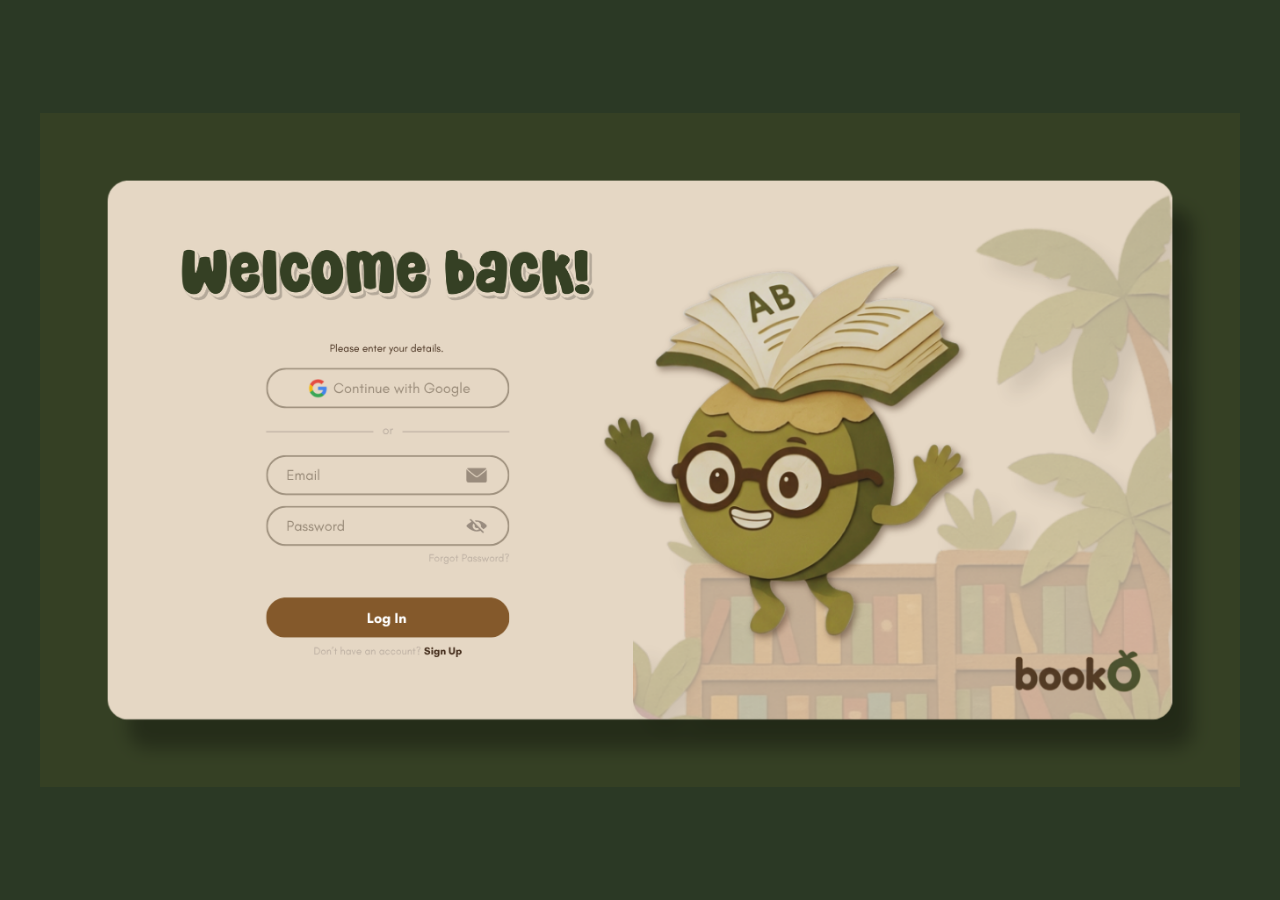
<file: index.html>
<!DOCTYPE html>
<html lang="en">
<head>
    <meta charset="UTF-8">
    <meta name="viewport" content="width=device-width, initial-scale=1.0">
    <title>bookO</title>
    <link href="https://fonts.googleapis.com/css2?family=Comfortaa:wght@500&display=swap" rel="stylesheet">
    <style>
        * {
            box-sizing: border-box;
        }
        body {
            margin: 0;
            padding: 0;
            background-color: #2b3925;
            display: flex;
            justify-content: center;
            align-items: center;
            min-height: 100vh;
            font-family: 'Comfortaa', sans-serif;
        }
        .wrapper {
            position: relative;
            width: 100%;
            max-width: 1200px;
        }
        .web-page {
            width: 100%;
            height: auto;
            display: block;
        }
        
        /* Master input box alignment system */
        .login-input {
            position: absolute;
            left: 19.3%;              /* Aligns perfectly with the left edge of the capsule graphic */
            width: 21.2%;             /* Spans the entire width of the capsule box */
            height: 4.8%;             /* Matches capsule vertical thickness */
            background: transparent;
            border: none;
            outline: none;
            font-family: 'Comfortaa', sans-serif;
            font-size: clamp(10px, 1.0vw, 14px);
            color: #6d5339;           /* Matches the aesthetic brown theme color */
            
            /* CRITICAL FIXES: Spacing text cleanly away from background graphic labels */
            padding-left: 58px;       /* Pushes typed text right past the Canva "Email/Password" labels */
            padding-top: 2px;         /* Nudges text slightly downward into the vertical center */
        }
        
        .email-field {
            top: 53.3%;
        }
        
        .password-field {
            top: 62.1%;
            letter-spacing: 2px;
        }

        /* Hotspots */
        .google-hotspot, .login-hotspot {
            position: absolute;
            cursor: pointer;
            border-radius: 30px;
            background-color: rgba(255, 0, 0, 0); /* 100% Invisible */
            border: none;
            padding: 0;
        }

        .google-hotspot {
            top: 42.6%;
            left: 19.3%;
            width: 21.2%;
            height: 5.6%;
        }

        .login-hotspot {
            top: 72.8%;
            left: 19.3%;
            width: 21.2%;
            height: 5.6%;
        }
    </style>
</head>
<body>

    <div class="wrapper">
        <img src="login.png" alt="Login Page" class="web-page">
        
        <button class="google-hotspot" onclick="simulateGoogleLogin()"></button>
        
        <form id="loginForm" onsubmit="handleLogin(event)">
            <input type="email" id="emailInput" class="login-input email-field" required>
            <input type="password" id="passwordInput" class="login-input password-field" required>
            
            <button type="submit" class="login-hotspot"></button>
        </form>
    </div>

    <script>
        function handleLogin(event) {
            event.preventDefault();
            const email = document.getElementById('emailInput').value.trim();
            const password = document.getElementById('passwordInput').value;

            if (email && password) {
                window.location.href = "home.html";
            }
        }

        function simulateGoogleLogin() {
            alert("Logging in automatically via Google using your UP Mail account (@up.edu.ph)...");
            window.location.href = "home.html";
        }
    </script>

</body>
</html>
</file>
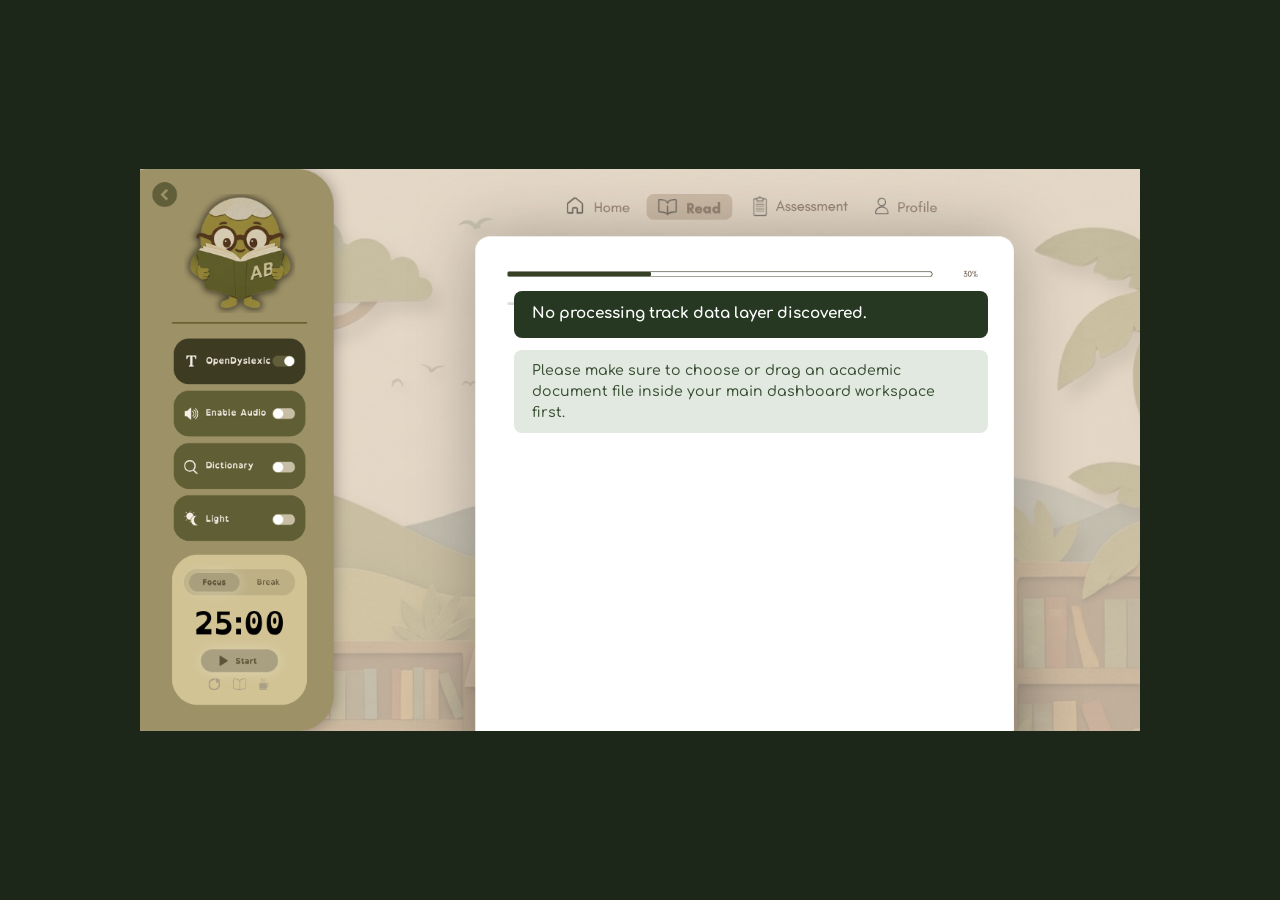
<file: read.html>
<!DOCTYPE html>
<html lang="en">
<head>
    <meta charset="UTF-8">
    <meta name="viewport" content="width=device-width, initial-scale=1.0">
    <title>bookO - Reader View</title>
    <link href="https://fonts.googleapis.com/css2?family=Comfortaa:wght@500;700&display=swap" rel="stylesheet">
    <style>
        * { box-sizing: border-box; }
        body {
            margin: 0; padding: 0;
            background-color: #1c2619;
            display: flex; justify-content: center; align-items: center;
            min-height: 100vh; font-family: 'Comfortaa', sans-serif;
        }
        
        @font-face {
            font-family: 'OpenDyslexic';
            src: url('https://cdn.jsdelivr.net/npm/opendyslexic@1.0.3/fonts/OpenDyslexic-Regular.woff2') format('woff2');
            font-weight: normal;
            font-style: normal;
        }

        /* Dynamically updates document fonts across target items when active */
        body.dyslexic-font, 
        body.dyslexic-font .focus-box-primary,
        body.dyslexic-font .focus-box-secondary,
        body.dyslexic-font .reading-line-item {
            font-family: 'OpenDyslexic', 'Comfortaa', sans-serif !important;
        }

        .wrapper { position: relative; width: 100%; max-width: 1000px; margin: auto; }
        .web-page { width: 100%; height: auto; display: block; }

        /* --- RE-ALIGNED HITBOX FOR SIDEBAR SLIDER SWITCH --- */
        .dyslexia-switch-overlay {
            position: absolute;
            top: 41.2%; 
            left: 11.2%;
            width: 3.5%; 
            height: 2.2%;
            opacity: 0; 
            cursor: pointer;
            z-index: 110;
        }

        /* Nav hot-links inside reader sidebar */
        .reader-nav-home {
            position: absolute;
            top: 4.5%; left: 42.5%;
            width: 7.5%; height: 4.5%;
            cursor: pointer; z-index: 100;
        }

        /* The white text display layout column wrapper box inside the graphic sheet asset boundaries */
        .sheet-container {
            position: absolute;
            top: 17.5%; left: 34.2%;
            width: 53.8%; height: 75.5%;
            background-color: transparent;
            display: flex;
            flex-direction: column;
            padding: 24px 32px;
            overflow-y: auto;
        }

        /* Primary Highlight Target Text Block styling rule definitions */
        .focus-box-primary {
            background-color: #263822;
            color: #ffffff;
            font-size: 0.95rem;
            font-weight: 700;
            padding: 12px 18px;
            border-radius: 8px;
            line-height: 1.5;
            margin-bottom: 12px;
            text-align: left;
            word-break: break-word;
        }

        /* Secondary Focus Row item text layout specs */
        .focus-box-secondary {
            background-color: #e2e9e0;
            color: #384e33;
            font-size: 0.88rem;
            font-weight: 500;
            padding: 10px 18px;
            border-radius: 8px;
            line-height: 1.5;
            margin-bottom: 24px;
            text-align: left;
            word-break: break-word;
        }

        /* Stream Container block formatting definitions */
        .remaining-content-block {
            display: flex;
            flex-direction: column;
            gap: 12px;
            width: 100%;
        }

        /* Line-by-Line Unhighlighted Flow Runs formatting classes */
        .reading-line-item {
            color: #b0b8ae;
            font-size: 0.85rem;
            line-height: 1.6;
            text-align: left;
            word-break: break-word;
            padding: 4px 6px;
            border-bottom: 1px solid #eef2ed;
        }
    </style>
</head>
<body>

    <div class="wrapper">
        <img id="readerBg" src="readOpenDyslexic.png" alt="bookO Reader Frame Layout" class="web-page">

        <div class="reader-nav-home" onclick="window.location.href='home.html'"></div>
        <input type="checkbox" id="toggleDyslexia" class="dyslexia-switch-overlay">

        <div class="sheet-container">
            <div id="sentenceBox1" class="focus-box-primary">Loading your academic document text track...</div>
            <div id="sentenceBox2" class="focus-box-secondary">Preparing layout engine parsing frames...</div>
            <div id="remainingTextBlock" class="remaining-content-block"></div>
        </div>
    </div>

<script>
    window.onload = function() {
        const box1 = document.getElementById("sentenceBox1");
        const box2 = document.getElementById("sentenceBox2");
        const remainderContainer = document.getElementById("remainingTextBlock");
        const backgroundPageImg = document.getElementById("readerBg");
        const dyslexicToggle = document.getElementById("toggleDyslexia");

        box1.innerText = "";
        box2.innerText = "";
        remainderContainer.innerHTML = "";

        let storedData = localStorage.getItem("processedPdfText");
        let sentences = [];

        try {
            if (storedData) {
                sentences = JSON.parse(storedData);
            }
        } catch (e) {
            console.error("Error loading payload text arrays:", e);
        }

        if (!sentences || sentences.length === 0) {
            sentences = [
                "No processing track data layer discovered.",
                "Please make sure to choose or drag an academic document file inside your main dashboard workspace first."
            ];
        }

        if (sentences.length > 0) box1.innerText = sentences[0];
        if (sentences.length > 1) {
            box2.innerText = sentences[1];
            box2.style.display = "block";
        } else {
            box2.style.display = "none";
        }

        if (sentences.length > 2) {
            for (let i = 2; i < sentences.length; i++) {
                const lineElement = document.createElement("div");
                lineElement.className = "reading-line-item";
                lineElement.innerText = sentences[i];
                remainderContainer.appendChild(lineElement);
            }
        }

        // --- MANAGE PERSISTENT PERSISTENCE VIA LOCALSTORAGE ---
        let isDyslexicModeActive = localStorage.getItem("dyslexicModeEnabled") === "true";

        if (isDyslexicModeActive) {
            document.body.classList.add('dyslexic-font');
            if (backgroundPageImg) backgroundPageImg.src = 'readOpenDyslexic.png';
            if (dyslexicToggle) dyslexicToggle.checked = true;
        } else {
            document.body.classList.remove('dyslexic-font');
            if (backgroundPageImg) backgroundPageImg.src = 'readOpenDyslexic.png';
            if (dyslexicToggle) dyslexicToggle.checked = false;
        }

        // --- CAPTURE USER HITBOX CLICK EVENTS ---
        if (dyslexicToggle) {
            dyslexicToggle.addEventListener('change', () => {
                if (dyslexicToggle.checked) {
                    document.body.classList.add('dyslexic-font');
                    if (backgroundPageImg) backgroundPageImg.src = 'readOpenDyslexic.png';
                    localStorage.setItem("dyslexicModeEnabled", "true");
                } else {
                    document.body.classList.remove('dyslexic-font');
                    if (backgroundPageImg) backgroundPageImg.src = 'readOpenDyslexic.png';
                    localStorage.setItem("dyslexicModeEnabled", "false");
                }
            });
        }
    };
</script>
</body>
</html>
</file>
